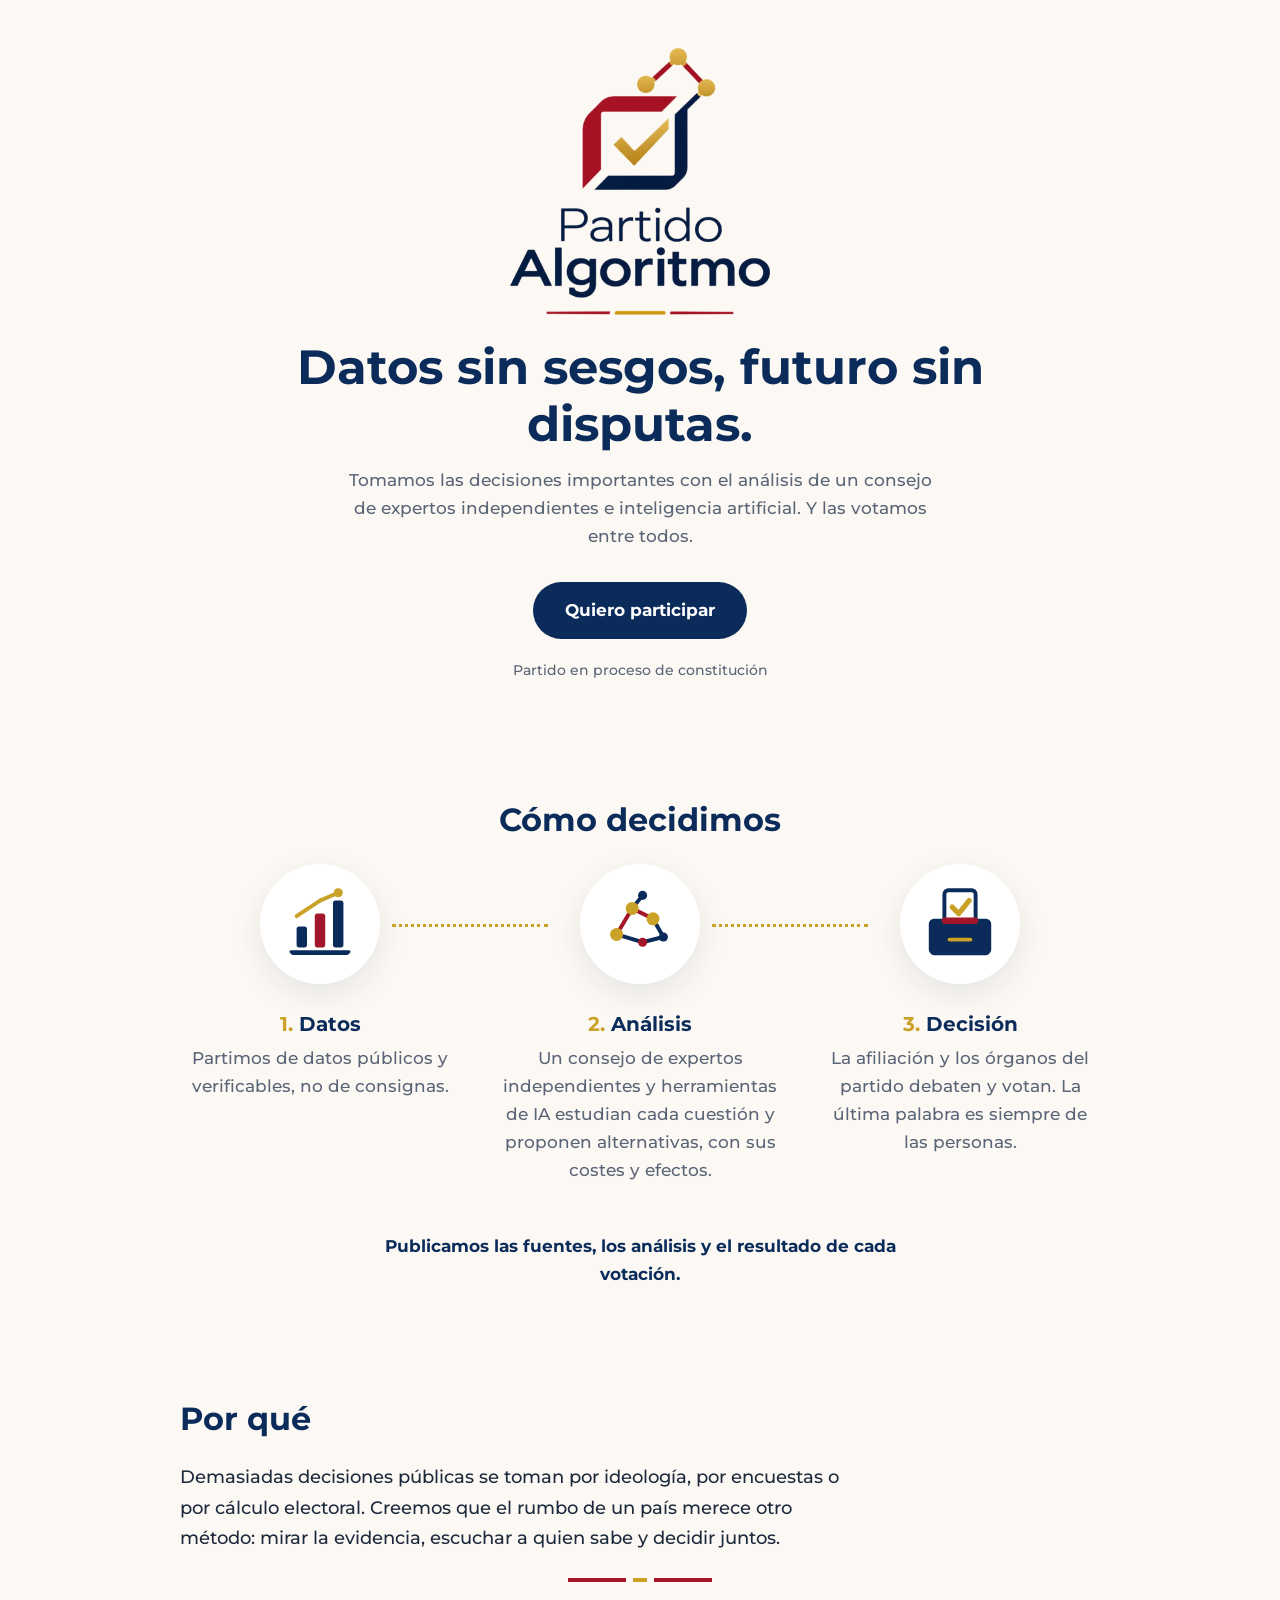
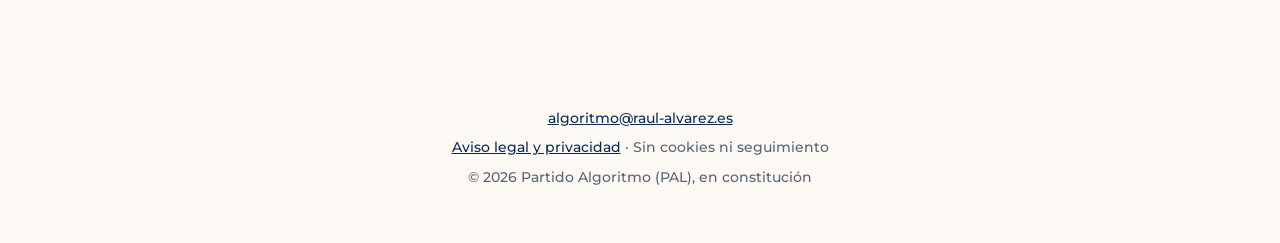
<file: index.html>
<!doctype html>
<html lang="es">
<head>
  <meta charset="utf-8">
  <meta name="viewport" content="width=device-width, initial-scale=1">
  <title>Partido Algoritmo · Datos sin sesgos, futuro sin disputas</title>
  <meta name="description" content="Partido Algoritmo (PAL): decidimos el rumbo con el análisis de un consejo de expertos independientes e inteligencia artificial, y con el voto de nuestra afiliación.">
  <link rel="canonical" href="https://partidoalgoritmo.es/">
  <link rel="icon" href="favicon.png">
  <link rel="preload" href="fonts/montserrat-latin.woff2" as="font" type="font/woff2" crossorigin>
  <link rel="stylesheet" href="style.css">

  <meta property="og:type" content="website">
  <meta property="og:locale" content="es_ES">
  <meta property="og:site_name" content="Partido Algoritmo">
  <meta property="og:title" content="Partido Algoritmo · Datos sin sesgos, futuro sin disputas">
  <meta property="og:description" content="Expertos independientes e IA analizan. La afiliación decide.">
  <meta property="og:url" content="https://partidoalgoritmo.es/">
  <meta property="og:image" content="https://partidoalgoritmo.es/og.jpg">
  <meta property="og:image:width" content="1200">
  <meta property="og:image:height" content="630">
  <meta name="twitter:card" content="summary_large_image">
</head>
<body>
<main>
  <header class="hero">
    <img src="logo.webp" width="429" height="440" alt="Logotipo del Partido Algoritmo">
    <h1>Datos sin sesgos, futuro sin disputas.</h1>
    <p>Tomamos las decisiones importantes con el análisis de un consejo de expertos independientes e inteligencia artificial. Y las votamos entre todos.</p>
    <a class="boton" href="mailto:algoritmo@raul-alvarez.es?subject=Quiero%20participar%20en%20el%20Partido%20Algoritmo">Quiero participar</a>
    <small class="estado">Partido en proceso de constitución</small>
  </header>

  <section aria-labelledby="como">
    <h2 id="como">Cómo decidimos</h2>
    <ol class="pasos">
      <li>
        <svg class="icono" viewBox="0 0 64 64" aria-hidden="true">
          <path d="M10 54h44" stroke="#0b2c5a" stroke-width="3.5" stroke-linecap="round"/>
          <rect x="14" y="34" width="8" height="16" rx="2" fill="#0b2c5a"/>
          <rect x="28" y="24" width="8" height="26" rx="2" fill="#a3162a"/>
          <rect x="42" y="14" width="8" height="36" rx="2" fill="#0b2c5a"/>
          <path d="M14 26 32 14l14-6" fill="none" stroke="#c9a227" stroke-width="3" stroke-linecap="round" stroke-linejoin="round"/>
          <circle cx="46" cy="8" r="3.5" fill="#c9a227"/>
        </svg>
        <h3>Datos</h3>
        <p>Partimos de datos públicos y verificables, no de consignas.</p>
      </li>
      <li>
        <svg class="icono" viewBox="0 0 64 64" aria-hidden="true">
          <g fill="none" stroke-width="3" stroke-linecap="round">
            <path d="M14 40 26 20l16 8" stroke="#a3162a"/>
            <path d="M26 20 34 10M42 28l8 14M14 40l20 6 16-4" stroke="#0b2c5a"/>
          </g>
          <circle cx="14" cy="40" r="5" fill="#c9a227"/>
          <circle cx="26" cy="20" r="5" fill="#c9a227"/>
          <circle cx="42" cy="28" r="5" fill="#c9a227"/>
          <circle cx="34" cy="10" r="3.5" fill="#0b2c5a"/>
          <circle cx="50" cy="42" r="3.5" fill="#0b2c5a"/>
          <circle cx="34" cy="46" r="3.5" fill="#a3162a"/>
        </svg>
        <h3>Análisis</h3>
        <p>Un consejo de expertos independientes y herramientas de IA estudian cada cuestión y proponen alternativas, con sus costes y efectos.</p>
      </li>
      <li>
        <svg class="icono" viewBox="0 0 64 64" aria-hidden="true">
          <rect x="20" y="6" width="24" height="26" rx="3" fill="#fff" stroke="#0b2c5a" stroke-width="3"/>
          <path d="m26 19 5 5 8-10" fill="none" stroke="#c9a227" stroke-width="4" stroke-linecap="round" stroke-linejoin="round"/>
          <rect x="8" y="28" width="48" height="28" rx="4" fill="#0b2c5a"/>
          <rect x="18" y="27" width="28" height="5" rx="2.5" fill="#a3162a"/>
          <path d="M24 44h16" stroke="#c9a227" stroke-width="3" stroke-linecap="round"/>
        </svg>
        <h3>Decisión</h3>
        <p>La afiliación y los órganos del partido debaten y votan. La última palabra es siempre de las personas.</p>
      </li>
    </ol>
    <p class="nota">Publicamos las fuentes, los análisis y el resultado de cada votación.</p>
  </section>

  <section class="porque" aria-labelledby="porque">
    <h2 id="porque">Por qué</h2>
    <p>Demasiadas decisiones públicas se toman por ideología, por encuestas o por cálculo electoral. Creemos que el rumbo de un país merece otro método: mirar la evidencia, escuchar a quien sabe y decidir juntos.</p>
    <div class="filete" aria-hidden="true"></div>
  </section>
</main>

<footer>
  <p><a href="mailto:algoritmo@raul-alvarez.es">algoritmo@raul-alvarez.es</a></p>
  <p><a href="legal.html">Aviso legal y privacidad</a> · Sin cookies ni seguimiento</p>
  <p>© 2026 Partido Algoritmo (PAL), en constitución</p>
</footer>
</body>
</html>
</file>
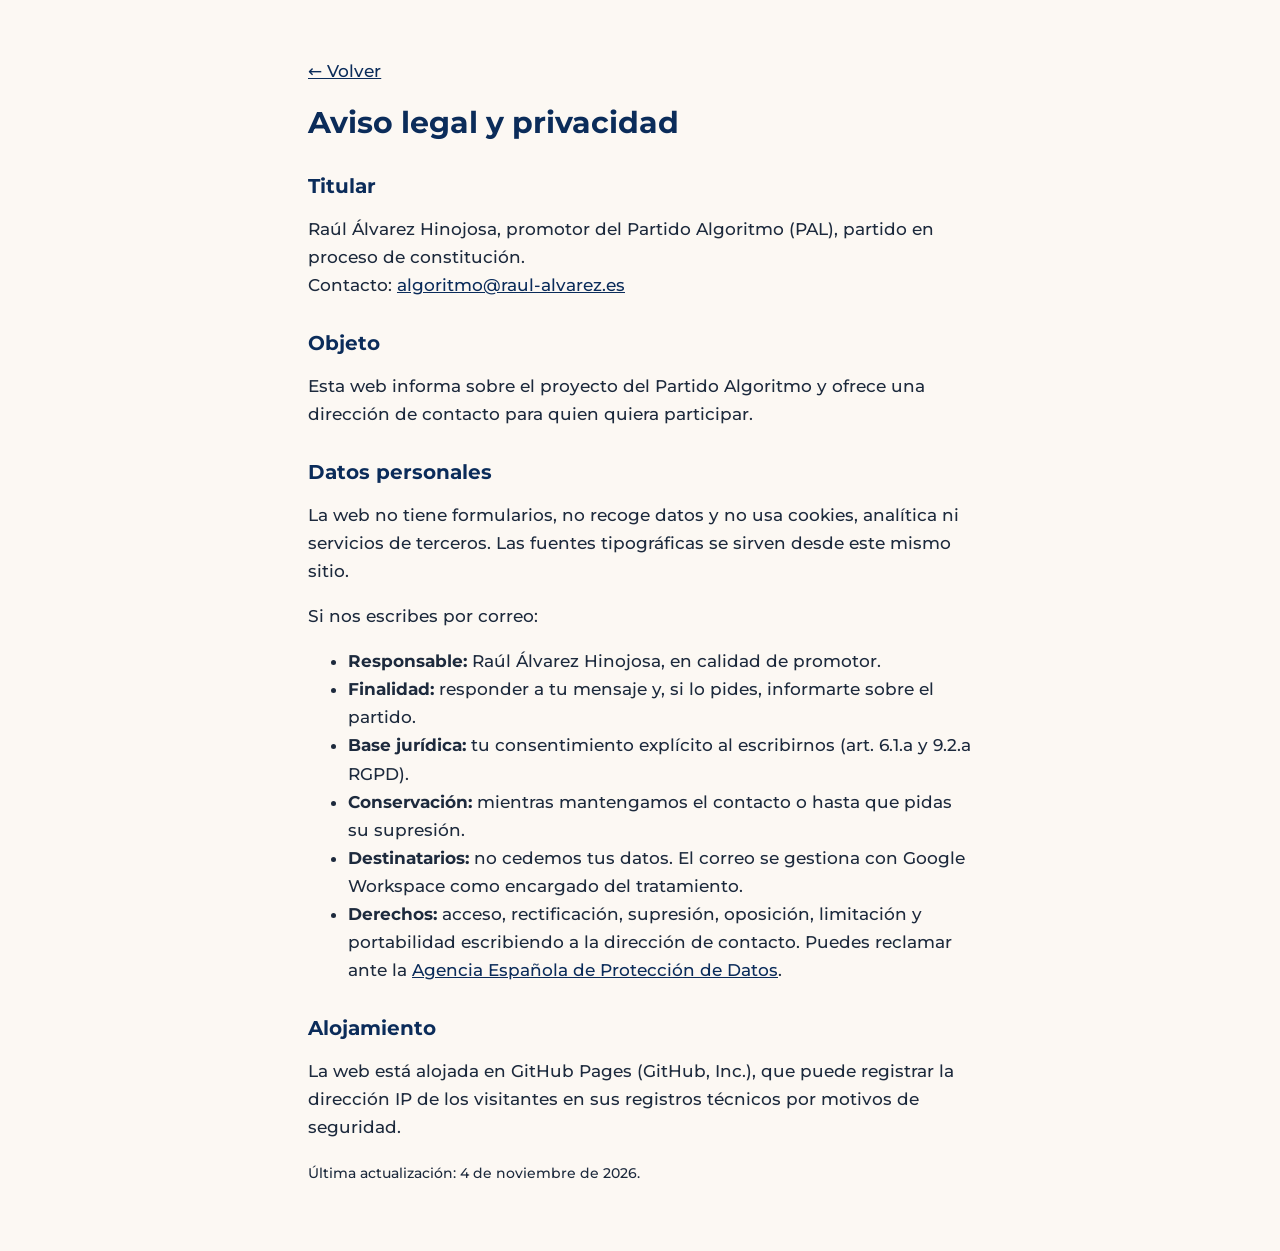
<file: legal.html>
<!doctype html>
<html lang="es">
<head>
  <meta charset="utf-8">
  <meta name="viewport" content="width=device-width, initial-scale=1">
  <title>Aviso legal y privacidad · Partido Algoritmo</title>
  <meta name="robots" content="noindex">
  <link rel="icon" href="favicon.png">
  <link rel="stylesheet" href="style.css">
</head>
<body>
<main class="legal">
  <p><a href="./">← Volver</a></p>
  <h1>Aviso legal y privacidad</h1>

  <h2>Titular</h2>
  <p>Raúl Álvarez Hinojosa, promotor del Partido Algoritmo (PAL), partido en proceso de constitución.<br>
  Contacto: <a href="mailto:algoritmo@raul-alvarez.es">algoritmo@raul-alvarez.es</a></p>

  <h2>Objeto</h2>
  <p>Esta web informa sobre el proyecto del Partido Algoritmo y ofrece una dirección de contacto para quien quiera participar.</p>

  <h2>Datos personales</h2>
  <p>La web no tiene formularios, no recoge datos y no usa cookies, analítica ni servicios de terceros. Las fuentes tipográficas se sirven desde este mismo sitio.</p>
  <p>Si nos escribes por correo:</p>
  <ul>
    <li><strong>Responsable:</strong> Raúl Álvarez Hinojosa, en calidad de promotor.</li>
    <li><strong>Finalidad:</strong> responder a tu mensaje y, si lo pides, informarte sobre el partido.</li>
    <li><strong>Base jurídica:</strong> tu consentimiento explícito al escribirnos (art. 6.1.a y 9.2.a RGPD).</li>
    <li><strong>Conservación:</strong> mientras mantengamos el contacto o hasta que pidas su supresión.</li>
    <li><strong>Destinatarios:</strong> no cedemos tus datos. El correo se gestiona con Google Workspace como encargado del tratamiento.</li>
    <li><strong>Derechos:</strong> acceso, rectificación, supresión, oposición, limitación y portabilidad escribiendo a la dirección de contacto. Puedes reclamar ante la <a href="https://www.aepd.es">Agencia Española de Protección de Datos</a>.</li>
  </ul>

  <h2>Alojamiento</h2>
  <p>La web está alojada en GitHub Pages (GitHub, Inc.), que puede registrar la dirección IP de los visitantes en sus registros técnicos por motivos de seguridad.</p>

  <p><small>Última actualización: 4 de noviembre de 2026.</small></p>
</main>
</body>
</html>
</file>
<file: style.css>
@font-face {
  font-family: "Montserrat";
  font-weight: 100 900;
  font-display: swap;
  src: url(fonts/montserrat-latin.woff2) format("woff2");
}

:root {
  --crema: #fcf8f3;
  --azul: #0b2c5a;
  --rojo: #a3162a;
  --oro: #c9a227;
  --texto: #1d2a3d;
  --suave: #5a6577;
}

* { box-sizing: border-box; }

body {
  margin: 0;
  background: var(--crema);
  color: var(--texto);
  font: 500 1.0625rem/1.65 "Montserrat", system-ui, sans-serif;
}

main, footer { max-width: 60rem; margin: 0 auto; padding: 0 1.25rem; }

h1, h2, h3 { color: var(--azul); line-height: 1.2; font-weight: 700; }
h2 { font-size: clamp(1.5rem, 4vw, 2rem); margin: 0 0 1.5rem; }

a { color: var(--azul); }

/* Filete tricolor del logo */
.filete {
  width: 9rem; height: 4px; margin: 1.5rem auto;
  background: linear-gradient(90deg, var(--rojo) 0 40%, transparent 40% 45%, var(--oro) 45% 55%, transparent 55% 60%, var(--rojo) 60%);
}

.hero { text-align: center; padding: 3rem 0 4rem; }
.hero img { width: min(260px, 65vw); height: auto; }
.hero h1 { font-size: clamp(1.75rem, 5.5vw, 3rem); margin: 1rem 0 .75rem; }
.hero p { max-width: 38rem; margin: 0 auto 2rem; color: var(--suave); }

.boton {
  display: inline-block; padding: .9rem 2rem; border-radius: 999px;
  background: var(--azul); color: #fff; font-weight: 700; text-decoration: none;
  transition: background .2s;
}
.boton:hover, .boton:focus-visible { background: var(--rojo); }

.estado { display: block; margin-top: 1.25rem; font-size: .85rem; color: var(--suave); }

section { padding: 3.5rem 0; }
#como { text-align: center; }

.pasos { display: grid; gap: 2.5rem; grid-template-columns: repeat(auto-fit, minmax(15rem, 1fr)); padding: 0; margin: 0; list-style: none; counter-reset: paso; text-align: center; }
.pasos li { position: relative; counter-increment: paso; }
.icono {
  width: 7.5rem; height: 7.5rem; padding: 1.15rem; border-radius: 50%;
  background: #fff; box-shadow: 0 10px 30px rgb(11 44 90 / .09);
}
/* Línea punteada que une los pasos (solo cuando van en fila) */
@media (min-width: 52rem) {
  .pasos li:not(:last-child)::after {
    content: ""; position: absolute; top: 3.75rem; left: calc(50% + 4.5rem); right: calc(-50% + 3.25rem);
    border-top: 3px dotted var(--oro);
  }
}
.pasos h3 { margin: 1.25rem 0 .5rem; font-size: 1.25rem; }
.pasos h3::before { content: counter(paso) ". "; color: var(--oro); }
.pasos p { margin: 0 auto; max-width: 18rem; color: var(--suave); }

.nota { margin: 3rem auto 0; max-width: 34rem; text-align: center; font-weight: 700; color: var(--azul); }

.porque p { max-width: 42rem; font-size: 1.15rem; }

footer { padding: 2.5rem 1.25rem 3rem; font-size: .9rem; color: var(--suave); text-align: center; }
footer p { margin: .35rem 0; }

/* Página legal */
.legal { max-width: 44rem; padding: 2.5rem 1.25rem 3rem; }
.legal h1 { font-size: 1.9rem; }
.legal h2 { font-size: 1.25rem; margin: 2rem 0 .5rem; }
</file>
